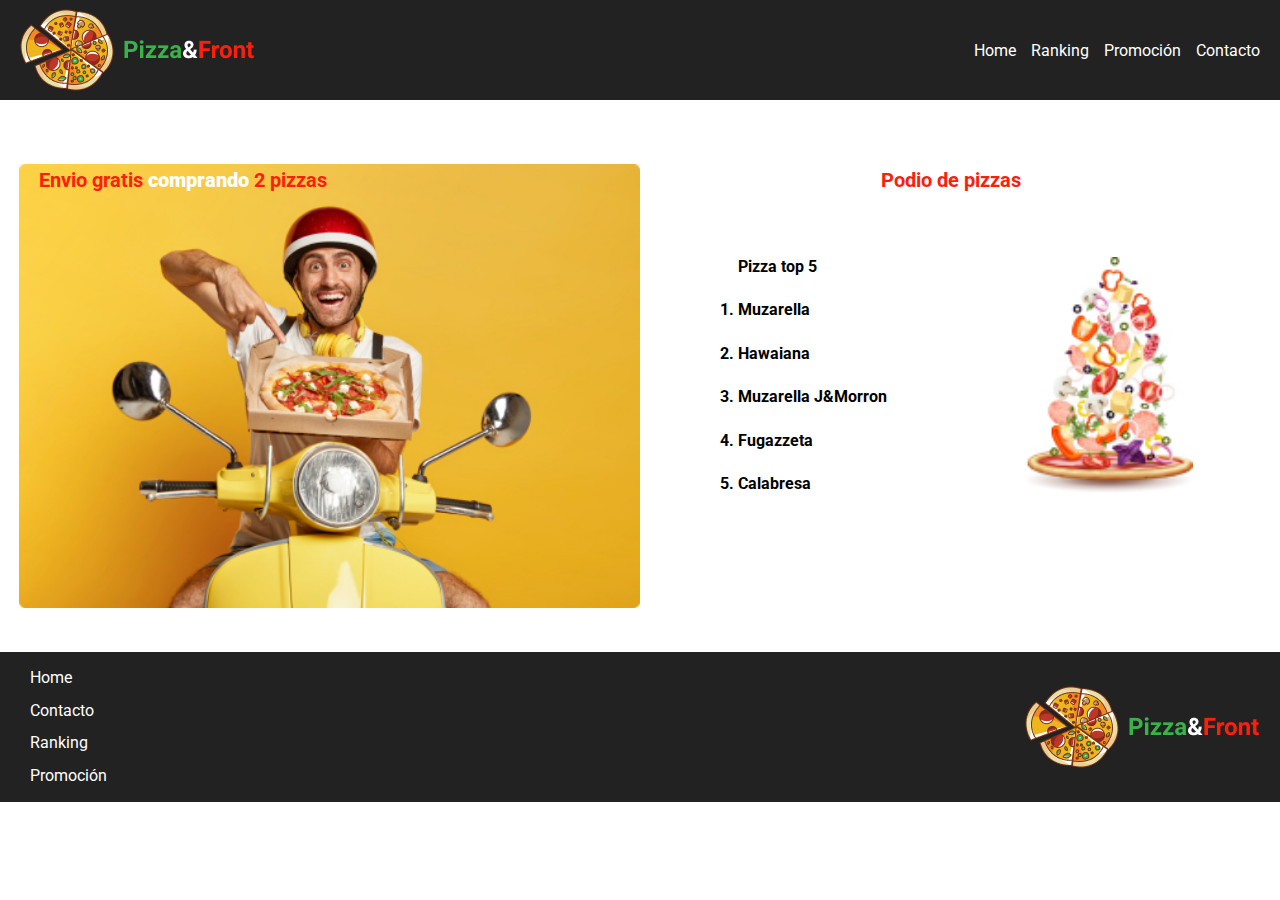
<file: FrontEnd/actividades/act11/index.html>
<!DOCTYPE html>
<html lang="es">
<head>
    <meta charset="UTF-8">
    <link rel="stylesheet" href="./css/style.css">
    <link href="https://fonts.googleapis.com/css2?family=Roboto:wght@300&display=swap" rel="stylesheet">
    <title>Act10</title>
</head>
<body>
    <header>
        <img src="./img/Logo.png" alt="Logo de marca">
        <ul id="nav" type="none">
            <li>Home</li>
            <li>Ranking</li>
            <li>Promoción</li>
            <li>Contacto</li>
        </ul>
    </header>
    <main>
        <section id="delivery">
        <p id="subuno">Envio gratis <strong>comprando</strong> 2 pizzas</p>
        <img id="foto"src="./img/delivery.jpg" alt="un delivery con una rica pizzaen mano">
        </section>
        <section id="carta">
            <p id="subdos">Podio de pizzas</p>
            <article id="menu">
                <ol>Pizza top 5
                    <li>Muzarella</li>
                    <li>Hawaiana</li>
                    <li>Muzarella J&Morron</li>
                    <li>Fugazzeta</li>
                    <li>Calabresa</li>
                </ol>
                <img src="./img/PizzaFalling.jpg" alt="pizza con todos sus ingredientes">
            </article>
        </section>
    </main>
    <footer>
        <img src="./img/Logo.png" alt="logo de marca">
        <ul id="pie" type="none" >
            <li>Home</li>
            <li>Contacto</li>
            <li>Ranking</li>
            <li>Promoción</li>
        </ul>
    </footer>
</body>
</html>
</file>
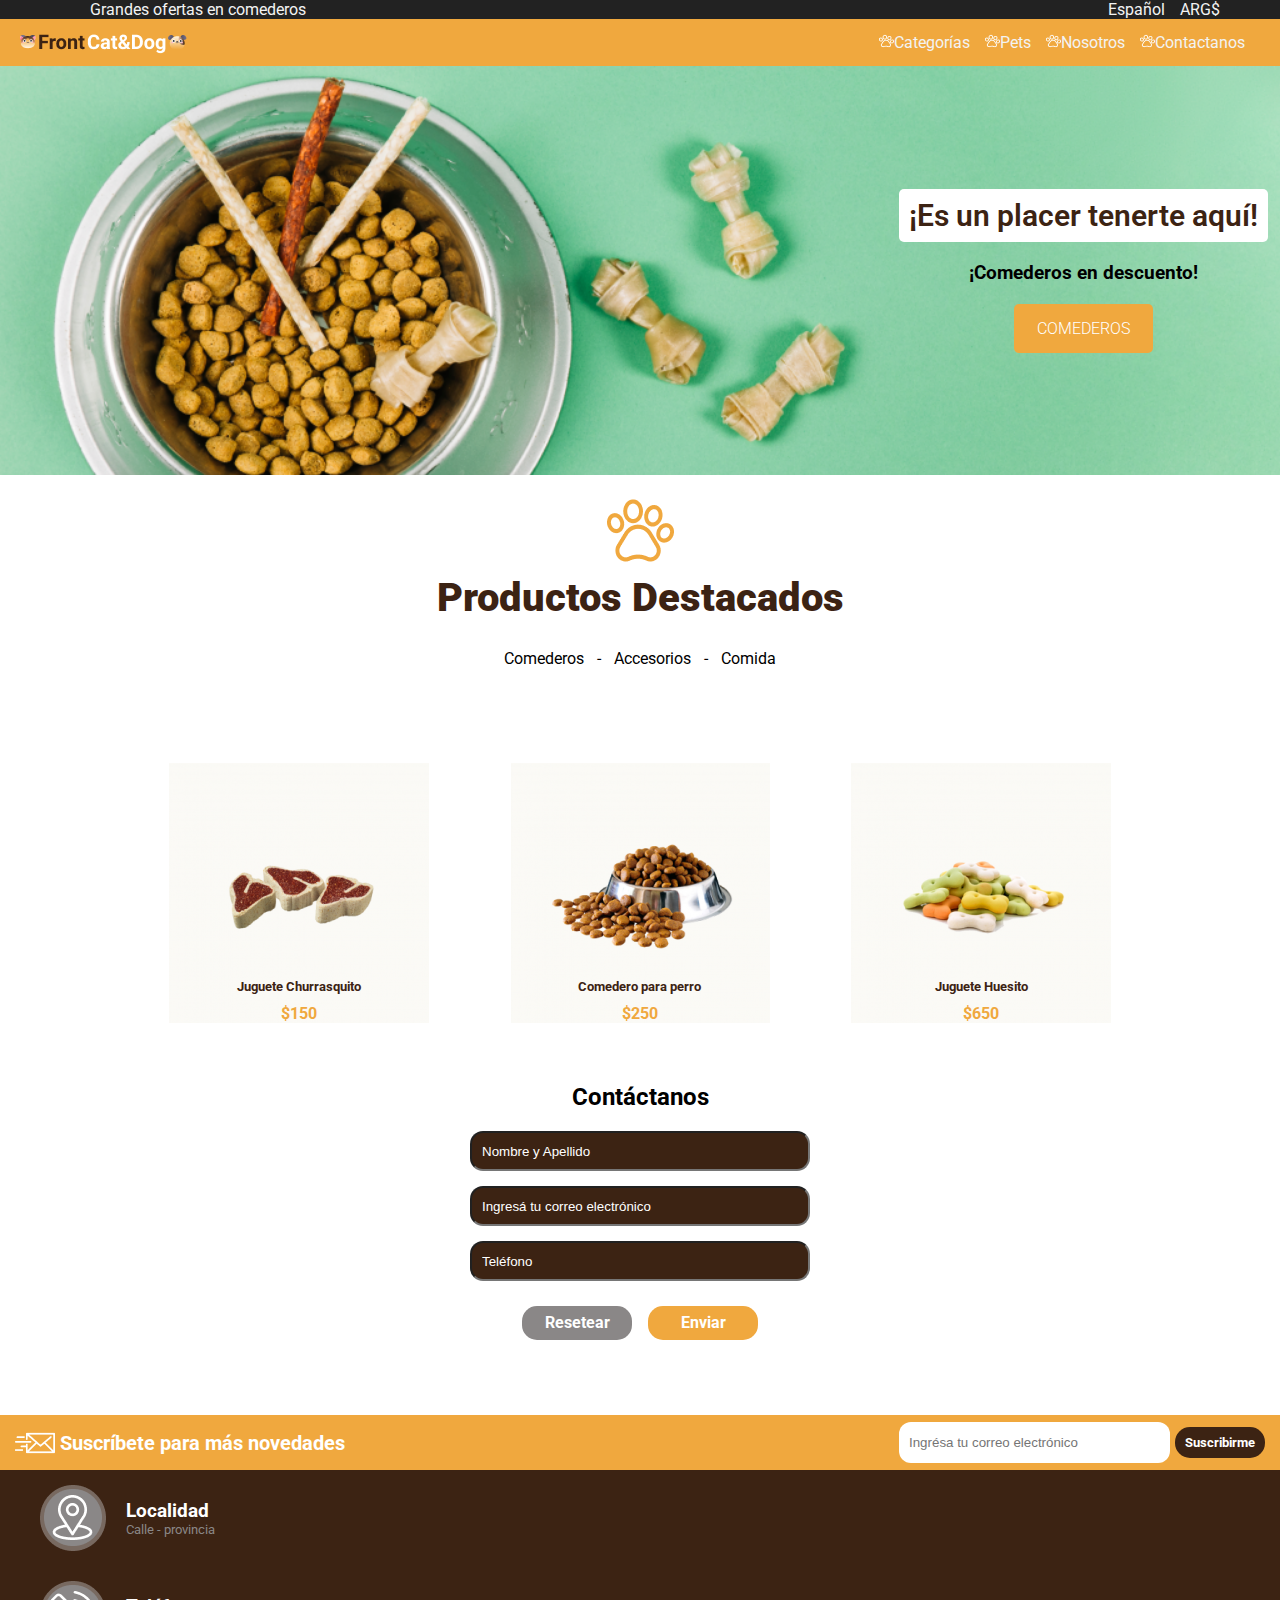
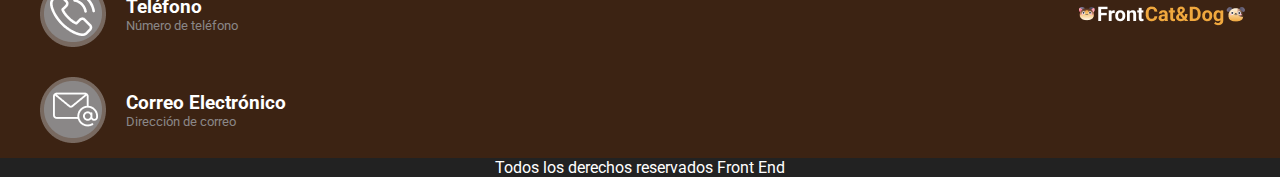
<file: FrontEnd/actividades/act12/index.html>
<!DOCTYPE html>
<html lang="es">
<head>
    <meta charset="UTF-8">
    <title>act12</title>
    <meta name="viewport" content="width=device-width, initial-scale=1.0">
    <link rel="stylesheet" href="./css/style.css">
    <link href="https://fonts.googleapis.com/css2?family=Roboto:wght@300&display=swap" rel="stylesheet">
</head>
<body>
    <header>
        <nav class="navSuperior">
            <p>Grandes ofertas en comederos</p>
            <ul class="navSuperior" type="none">
                <li>Español</li>
                <li>ARG$</li>
            </ul>
        </nav>
        <nav class="navInferior">
            <img src="./img/Logo (1).png" alt="logo">
            <ul class="navInferior" type="none">
                <li><img src="./img/pawprint 4.png" alt="#"><a clas href="">Categorías</a></li>
                <li><img src="./img/pawprint 4.png" alt="#"><a clas href="">Pets</a></li>
                <li><img src="./img/pawprint 4.png" alt="#"><a clas href="">Nosotros</a></li>
                <li><img src="./img/pawprint 4.png" alt="#"><a clas href="">Contactanos</a></li>
            </ul>
        </nav>
    </header>
    <main>
        <section id="hero">
            <h2>¡Es un placer tenerte aquí!</h2>
            <h3>¡Comederos en descuento!</h3>
            <a href="#">COMEDEROS</a>
        </section>
        <section id="segunda">
            <img id="patita" src="./img/pawprint 1.png" alt="huella de patita">
            <h1>Productos Destacados</h1>
            <ul type="none">
                <li>Comederos</li>
                <li>-</li>
                <li>Accesorios</li>
                <li>-</li>
                <li>Comida</li>
            </ul>
        </section>
        <section id="tercera">
            <article id="churrasquito">
                <h5>Juguete Churrasquito</h5>
                <p>$150</p>
            </article>
            <article id="comedero">
                <h5>Comedero para perro</h5>
                <p>$250</p>
            </article>
            <article id="huesito">
                <h5>Juguete Huesito</h5>
                <p>$650</p>
            </article>
        </section>
        <section id="formulario">
            <p>Contáctanos</p>
            <form>
                <input class="inputs" type="text" placeholder="Nombre y Apellido" />
                <input class="inputs" type="email" placeholder="Ingresá tu correo electrónico" />
                <input class="inputs" type="tel" placeholder="Teléfono" />
            </form>
            <div>
                <a id="reset" href="">Resetear</a>
                <a id="enviar" href="">Enviar</a>
            </div>
        </section>
    </main>
    <footer>
        <section id="pieuno">
            <div>
                <img src="./img/enviar-correo 1.png" alt="correo enviado">
                <p>Suscríbete para más novedades</p>
            </div>
            <div>
                <input type="email" placeholder="Ingrésa tu correo electrónico">
                <a href="">Suscribirme</a>
            </div>
        </section>
        <section id="piedos">
            <div>
                <article class="icons">
                    <img src="./img/Icono.png" alt="">
                    <div class="datos">
                        <h3>Localidad</h3>
                        <p>Calle - provincia</p>
                    </div>
                </article>
                <article class="icons">
                    <img src="./img/Icono (2).png" alt="">
                    <div class="datos">
                        <h3>Teléfono</h3>
                        <p>Número de teléfono</p>
                    </div>
                </article>
                <article class="icons">
                    <img src="./img/Icono (1).png" alt="">
                    <div class="datos">
                        <h3>Correo Electrónico</h3>
                        <p>Dirección de correo</p>
                    </div>
                </article>
            </div>
            <img id="logo" src="./img/Logo (2).png" alt="">
        </section>
        <p id="derechos">Todos los derechos reservados Front End</p>
    </footer>
</body>
</html>
</file>
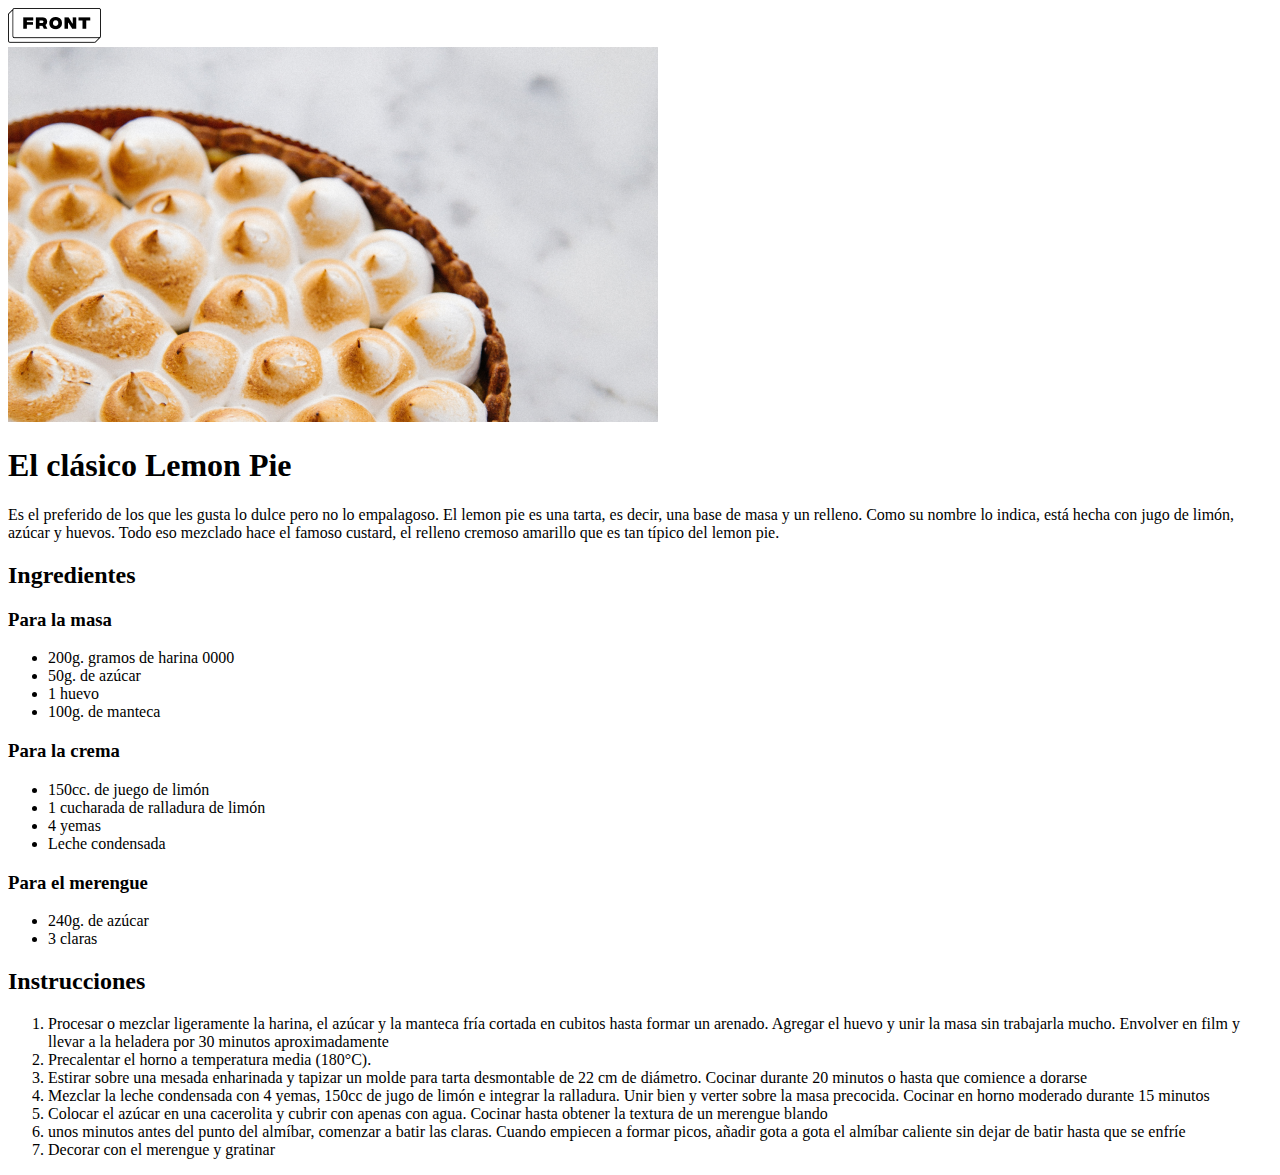
<file: FrontEnd/actividades/act5/index.html>
<!DOCTYPE html>
<html lang="en">
<head>
    <meta charset="UTF-8">
    <title>Receta de Lemon Pie</title>
</head>
<body>
    <header>
        <img src="img/Group.png" alt="logo front"><br>
        <img src="img/lemon-pie 1.png" alt="lemon pie delicioso">
        <h1>El clásico Lemon Pie</h1>
        <p>Es el preferido de los que les gusta lo dulce pero no lo empalagoso. El lemon pie es una tarta, es decir, una base de masa y un relleno. Como su nombre lo indica, está hecha con jugo de limón, azúcar y huevos. Todo eso mezclado hace el famoso custard, el relleno cremoso amarillo que es tan típico del lemon pie.</p>
    </header>
    <main>
        <h2>Ingredientes</h2>
        <h3>Para la masa</h3>
            <ul>
                <li>200g. gramos de harina 0000</li>
                <li>50g. de azúcar</li>
                <li>1 huevo</li>
                <li>100g. de manteca</li>
            </ul>
        <h3>Para la crema</h3>
        <ul>
            <li>150cc. de juego de limón</li>
            <li>1 cucharada de ralladura de limón</li>
            <li>4 yemas</li>
            <li>Leche condensada</li>
        </ul>
        <h3>Para el merengue</h3>
        <ul>
            <li>240g. de azúcar</li>
            <li>3 claras</li>
        </ul>
        <h2>Instrucciones</h2>
        <ol>
            <li>Procesar o mezclar ligeramente la harina, el azúcar y la manteca fría cortada en cubitos hasta formar un arenado. Agregar el huevo y unir la masa sin trabajarla mucho. Envolver en film y llevar a la heladera por 30 minutos aproximadamente</li>
            <li>Precalentar el horno a temperatura media (180°C).</li>
            <li>Estirar sobre una mesada enharinada y tapizar un molde para tarta desmontable de 22 cm de diámetro. Cocinar durante 20 minutos o hasta que comience a dorarse</li>
            <li>Mezclar la leche condensada con 4 yemas, 150cc de jugo de limón e integrar la ralladura. Unir bien y verter sobre la masa precocida. Cocinar en horno moderado durante 15 minutos</li>
            <li>Colocar el azúcar en una cacerolita y cubrir con apenas con agua. Cocinar hasta obtener la textura de un merengue blando</li>
            <li>unos minutos antes del punto del almíbar, comenzar a batir las claras. Cuando empiecen a formar picos, añadir gota a gota el almíbar caliente sin dejar de batir hasta que se enfríe</li>
            <li>Decorar con el merengue y gratinar</li>
        </ol>
    </main>
    <footer></footer>
</body>
</html>
</file>
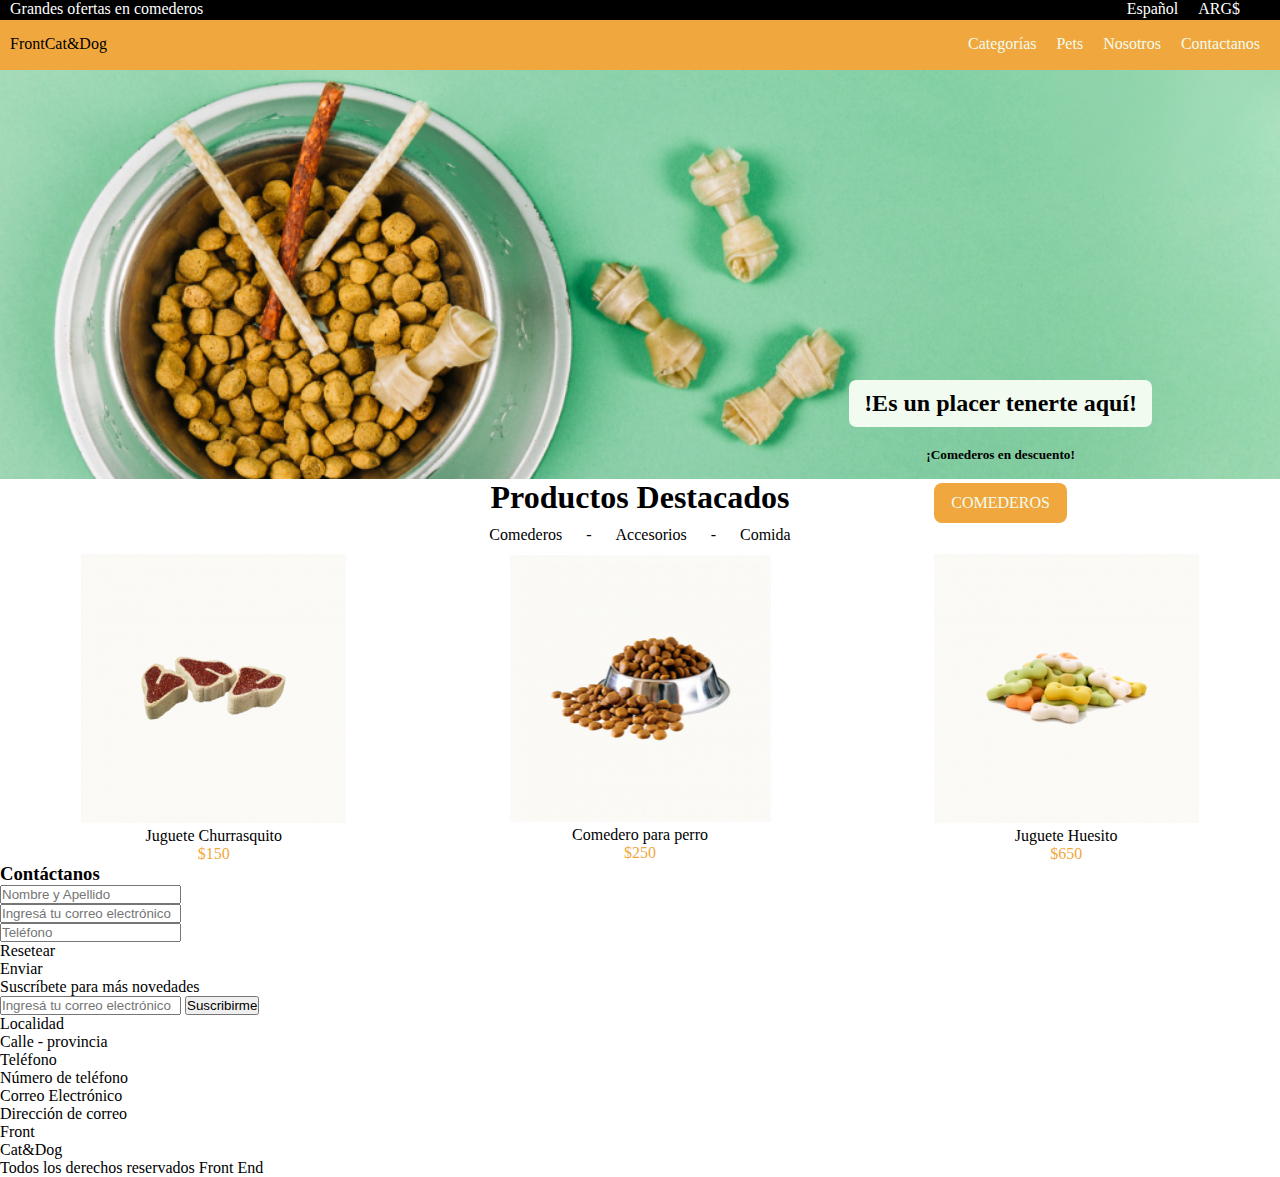
<file: FrontEnd/actividades/act6/index.html>
<!DOCTYPE html>
<html lang="es">
<head>
    <meta charset="UTF-8">
    <title>Petshop</title>
    <link rel="stylesheet" href="./css/style.css">
</head>
<body>
    <header>
        <nav id="superior">
            <p class="item">Grandes ofertas en comederos</p>
            <div>
                <ul class="item">Español
                    <!-- <li></li>
                    <li></li> -->
                </ul>
                <ul class="item">ARG$
                    <!-- <li></li>
                    <li></li> -->
                </ul>
            </div>
        </nav>
        <nav id="inferior">
            <div>
                <p>Front</p>
                <p>Cat&Dog</p>
            </div>
            <ul>
                <li>Categorías</li>
                <li>Pets</li>
                <li>Nosotros</li>
                <li>Contactanos</li>
            </ul>
        </nav>
    </header>
    <main>
        <section id="fondoImg">
            <div>
                <h2 class="anuncio">!Es un placer tenerte aquí!</h2>
                <h5 class="anuncio">¡Comederos en descuento!</h4>
                <a id ="come"class="anuncio" href="#">COMEDEROS</a>
            </div>
        </section>
        <div>
            <section>
                <h1>Productos Destacados</h1>
                <ul id="servicios">
                    <li class="servi">Comederos</li>
                    <li class="servi">-</li>
                    <li class="servi">Accesorios</li>
                    <li class="servi">-</li>
                    <li class="servi">Comida</li>
                </ul>
            </section>
            <section id="contenedor">
                <article class="contenido">
                    <img src="./img/churrasquito.png" alt="juguete en forma de bistec"width="265px">
                    <p>Juguete Churrasquito</p>
                    <p class="precio">$150</p>
                </article>
                <article class="contenido">
                    <img src="./img/comedero.png" alt="platito para mascotas" width="262.03px"height="266.86px">
                    <p>Comedero para  perro</p>
                    <p class="precio">$250</p>
                </article>
                <article class="contenido">
                    <img src="img/Huesito.png" alt="juguete en forma de huesito"width="265px"
                    height="268.86px">
                    <p>Juguete Huesito</p>
                    <p class="precio">$650</p>
                </article>
            </section>
        </div>
        <section id="formulario">
            <h3>Contáctanos</h3>
            <form>
                <input class="datos" type="name" placeholder="Nombre y Apellido">
                <input class="datos" type="email" placeholder="Ingresá tu correo electrónico">
                <input class="datos" type="tel" placeholder="Teléfono">
            </form>
        </section>
        <ul id="botones">
            <li>Resetear</li>
            <li>Enviar</li>
        </ul>
    </main>
    <footer>
        <nav>
            <p>Suscríbete para más novedades</p>
            <input type="email" placeholder="Ingresá tu correo electrónico">
            <button>Suscribirme</button>
        </nav>
        <section>
            <div>
                <ul>
                    <li>Localidad</li><p>Calle - provincia</p>
                    <li>Teléfono</li><p>Número de teléfono</p>
                    <li>Correo Electrónico</li><p>Dirección de correo</p>
                </ul>
            </div>
            <div>
                <p>Front</p>
                <p>Cat&Dog</p>
            </div>
        </section>
        <section>
            <p>Todos los derechos reservados Front End</p>
        </section>
    </footer>
</body>
</html>
</file>
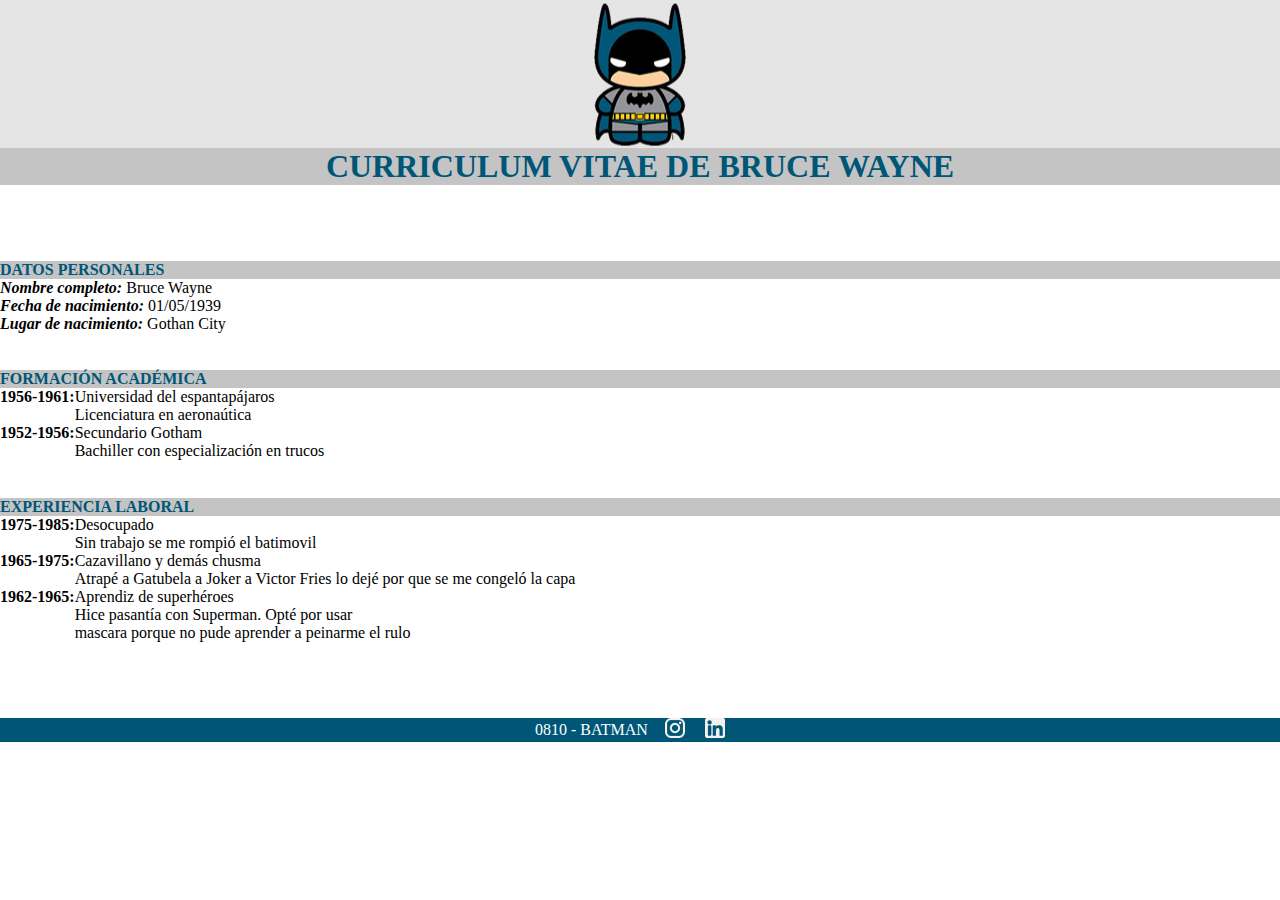
<file: FrontEnd/actividades/act7/index.html>
<!DOCTYPE html>
<html lang="en">
<head>
    <meta charset="UTF-8">
    <title>Document</title>
    <link rel="stylesheet" href="./css/style.css">
</head>
<body>
    <header>
        <div id="fondoLogo">
            <img id="logo"src="./img/logo batman.png" alt="imagen de batman animado">
        </div>
        <h1>CURRICULUM VITAE DE BRUCE WAYNE</h1>
    </header>
    <main>
        <div class="sangria"></div>
        <h4 class="tituloySubtitulos">DATOS PERSONALES</h4>
        <ul>
            <li><em class="negrita">Nombre completo: </em>Bruce Wayne</li>
            <li><em class="negrita">Fecha de nacimiento: </em>01/05/1939</li>
            <li><em class="negrita">Lugar de nacimiento: </em>Gothan City</li>
        </ul>
        <div class="sangriaDos"></div>
        <h4 class="tituloySubtitulos">FORMACIÓN ACADÉMICA</h4>
        <div class="papi">
            <div class="fecha">1956-1961: </div>
            <div class="hijo">Universidad del espantapájaros <br> Licenciatura en aeronaútica</div>
        </div>
        <div class="papi">
            <div class="fecha">1952-1956: </div>
            <div class="hijo">Secundario Gotham <br>Bachiller con especialización en trucos</div>
        </div>
        <div class="sangriaDos"></div>
        <h4 class="tituloySubtitulos">EXPERIENCIA LABORAL</h4>
        <div class="papi">
            <div class="fecha">1975-1985: </div>
            <div class="hijo">Desocupado <br>Sin trabajo se me rompió el batimovil</div>
        </div>
        <div class="papi">
            <div class="fecha">1965-1975: </div>
            <div class="hijo">Cazavillano y demás chusma <br>Atrapé a Gatubela a Joker a Victor Fries lo dejé por que se me congeló la capa</div>
        </div>
        <div class="papi">
            <div class="fecha">1962-1965: </div>
            <div class="hijo">Aprendiz de superhéroes <br>Hice pasantía con Superman. Opté por usar <br> mascara porque no pude aprender a peinarme el rulo</div>
        </div>
        <div class="sangria"></div>
    </main>
    <footer>
        <div id="footer">
            <div class="telfooter">0810 - BATMAN</div>
            <div class="imgfooter"><img src="./img/ico_instagram.png" alt="logo instagram de batman"></div>
            <div class="imgfooter"><img src="./img/ico_linkedin.png" alt="logo linkedin de batman"></div>
        </div>
    </footer>
    
</body>
</html>
</file>
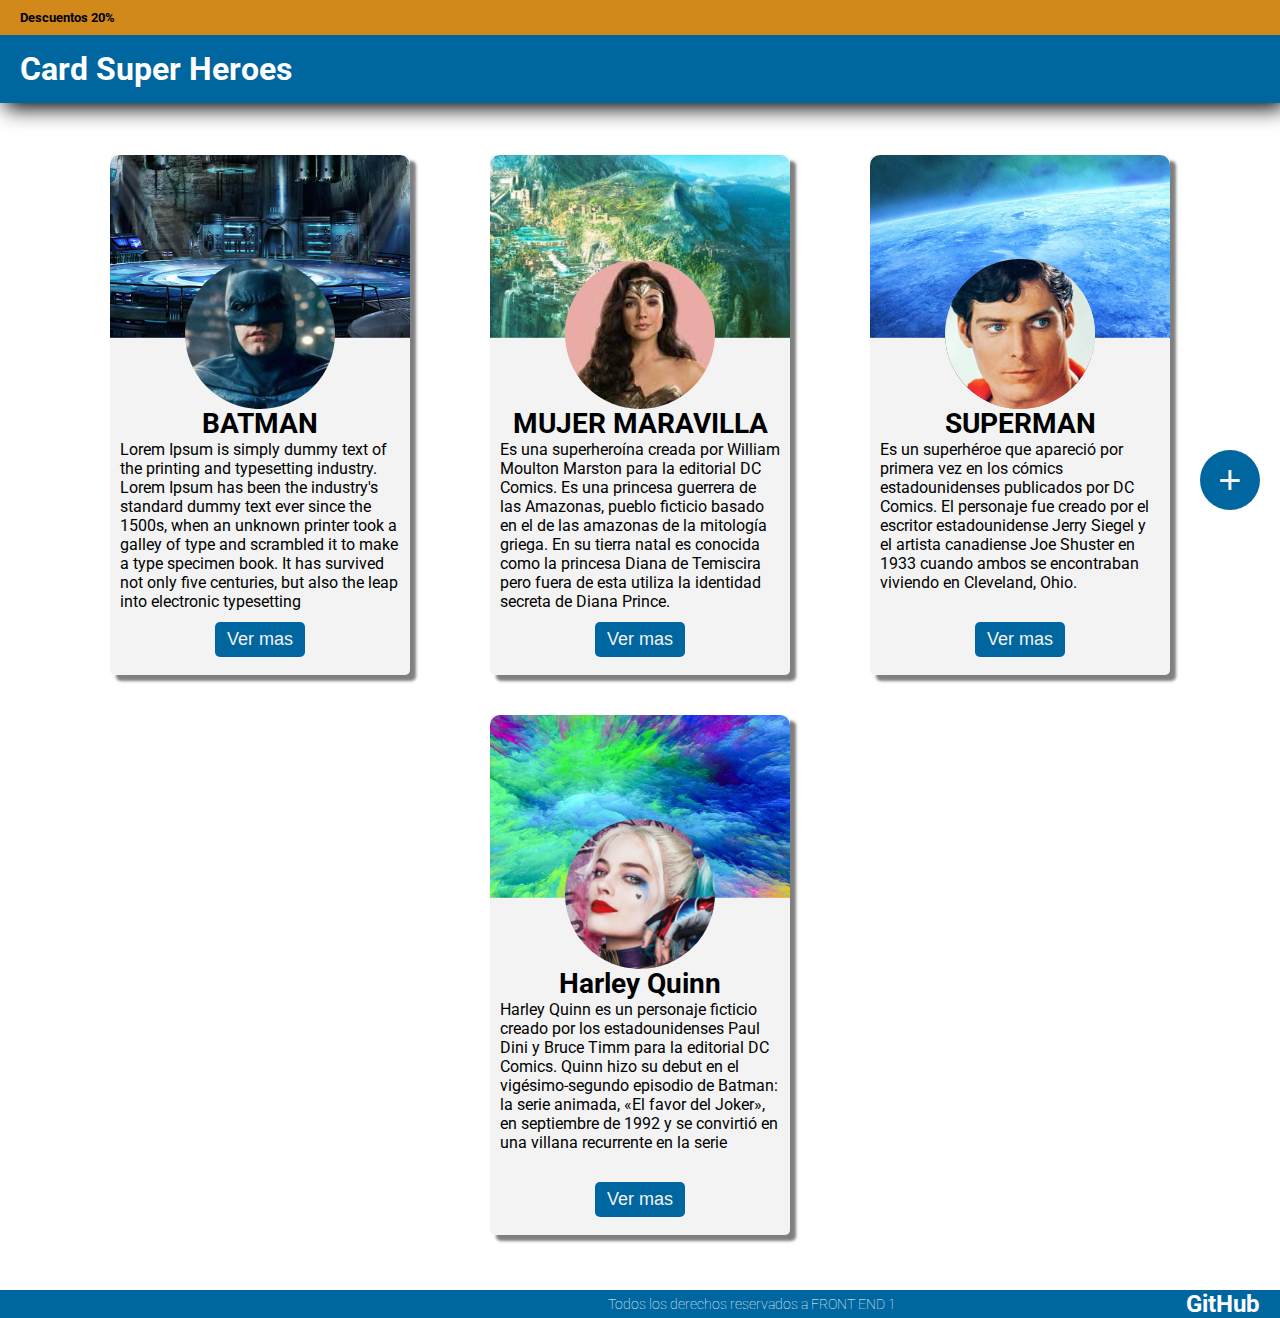
<file: FrontEnd/actividades/clase14/index.html>
<!DOCTYPE html>
<html lang="es">
<head>
    <meta charset="UTF-8">
    <meta http-equiv="X-UA-Compatible" content="IE=edge">
    <meta name="viewport" content="width=device-width, initial-scale=1.0">
    <link rel="stylesheet" href="./css/style.css">
    <link href="https://fonts.googleapis.com/css2?family=Roboto:wght@300&display=swap" rel="stylesheet">
    <title>Clase14</title>
</head>
<body>
    <header>
        <h5>Descuentos 20%</h5>
        <h1>Card Super Heroes</h1>
    </header>
    <main>
        <section>
            <article class="card">
                <div class="fondoheroe">
                    <img class="fondo" src="./img/Fbatman.png" alt="">
                    <img class="personaje" src="./img/batman.png" alt="Batman">
                </div>
                <div>
                    <h3>BATMAN</h3>
                    <p>Lorem Ipsum is simply dummy text of the printing and typesetting industry. Lorem Ipsum has been the industry's standard dummy text ever since the 1500s, when an unknown printer took a galley of type and scrambled it to make a type specimen book. It has survived not only five centuries, but also the leap into electronic typesetting</p>
                    <button class="vermas" href="">Ver mas</button>
                </div>
            </article>
            <article class="card">
                <div class="fondoheroe">
                    <img class="fondo" src="./img/Fmaravilla.png" alt="">
                    <img class="personaje" src="./img/maravilla.png" alt="Maravilla">
                </div>
                <div>
                    <h3>MUJER MARAVILLA</h3>
                    <p>Es una superheroína creada por William Moulton Marston para la editorial DC Comics. Es una princesa guerrera de las Amazonas, pueblo ficticio basado en el de las amazonas de la mitología griega. En su tierra natal es conocida como la princesa Diana de Temiscira pero fuera de esta utiliza la identidad secreta de Diana Prince. </p>
                    <button class="vermas" href="">Ver mas</button>
                </div>
            </article>
            <button id="masCartas">+</button>
            <article class="card">
                <div class="fondoheroe">
                    <img class="fondo" src="./img/fsuperman.png" alt="">
                    <img class="personaje superman" src="./img/superman.png" alt="Superman">
                    <img id="segundaFoto" src="./img/superman2.png" alt="">
                </div>
                <div>
                    <h3>SUPERMAN</h3>
                    <p>Es un superhéroe que apareció por primera vez en los cómics estadounidenses publicados por DC Comics.
                    El personaje fue creado por el escritor estadounidense Jerry Siegel y el artista canadiense Joe Shuster en 1933 cuando ambos se encontraban viviendo en Cleveland, Ohio.</p>
                    <button class="vermas" href="">Ver mas</button>
                </div>
            </article>
            <article class="card" id="harley">
                <div class="fondoheroe">
                    <img class="fondo" src="./img/Fharley.png" alt="">
                    <img class="personaje" src="./img/harley.png" alt="Quinn">
                </div>
                <div>
                    <h3>Harley Quinn</h3>
                    <p>Harley Quinn es un personaje ficticio creado por los estadounidenses Paul Dini y Bruce Timm para la editorial DC Comics. Quinn hizo su debut en el vigésimo-segundo episodio de Batman: la serie animada, «El favor del Joker», en septiembre de 1992 y se convirtió en una villana recurrente en la serie</p>
                    <button class="vermas" href="">Ver mas</button>
                </div>
            </article>
        </section>
    </main>
    <footer>
        <h6>Todos los derechos reservados a FRONT END 1</h6>
        <h2>GitHub</h2>
    </footer>
</body>
</html>
</file>
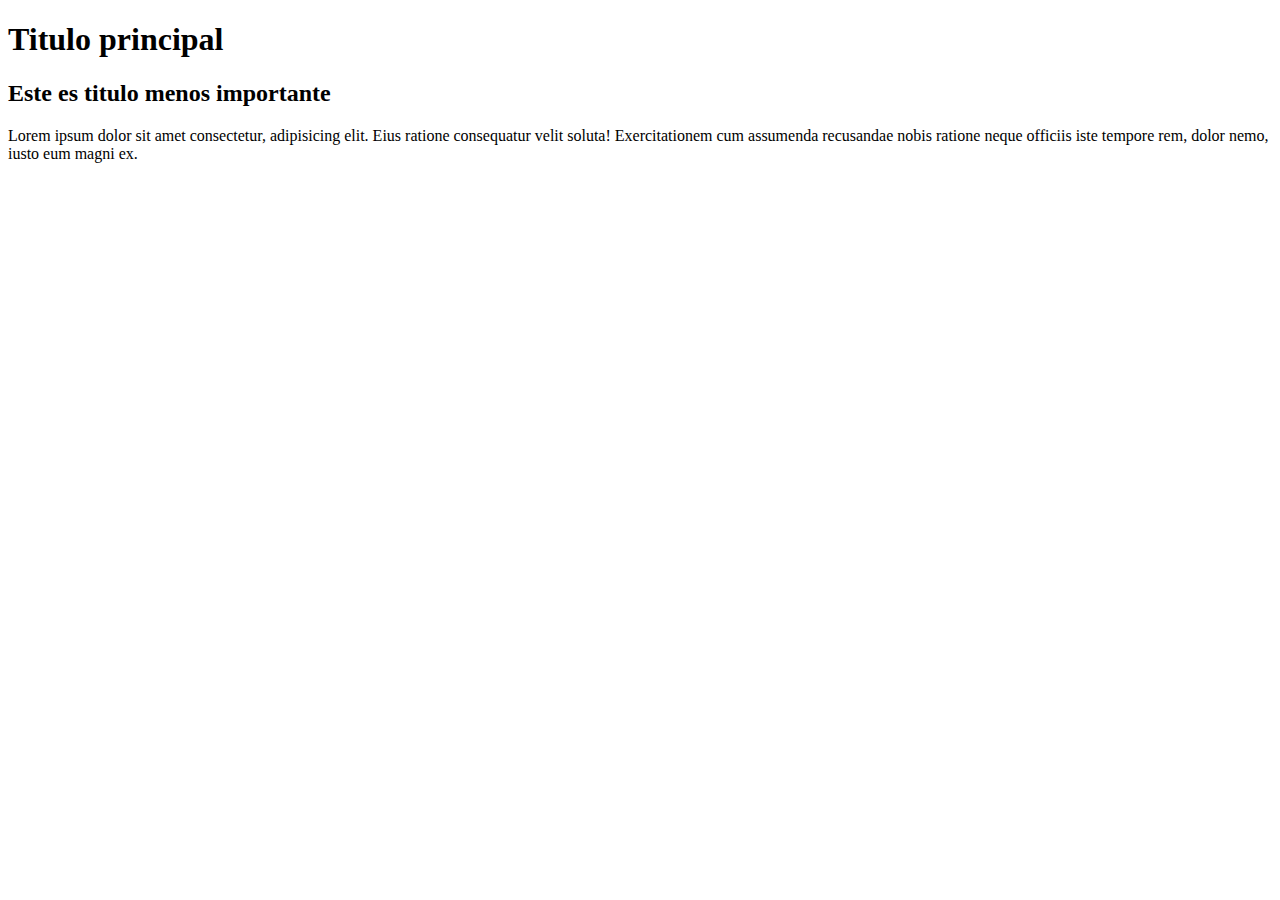
<file: FrontEnd/actividades/act4/clase4/index.html>
<!DOCTYPE html>
<html lang="es">
<head>
    <meta charset="UTF-8">
    <title>Diegoggg</title>
</head>
<body>
    <header>
        <nav>
            <ul></ul>
            <ul></ul>
            <ul></ul>
        </nav>
    </header>
    <main>
        <h1>Titulo principal</h1>
        <h2>Este es titulo menos importante</h2>
        <p>Lorem ipsum dolor sit amet consectetur, adipisicing elit. Eius ratione consequatur velit soluta! Exercitationem cum assumenda recusandae nobis ratione neque officiis iste tempore rem, dolor nemo, iusto eum magni ex.</p>
        <section>
        <article></article>
        <article></article>
        <article></article>
        <article></article>
        <article></article>
        </section>
    </main>
    <footer>

    </footer>
</body>
</html>
</file>
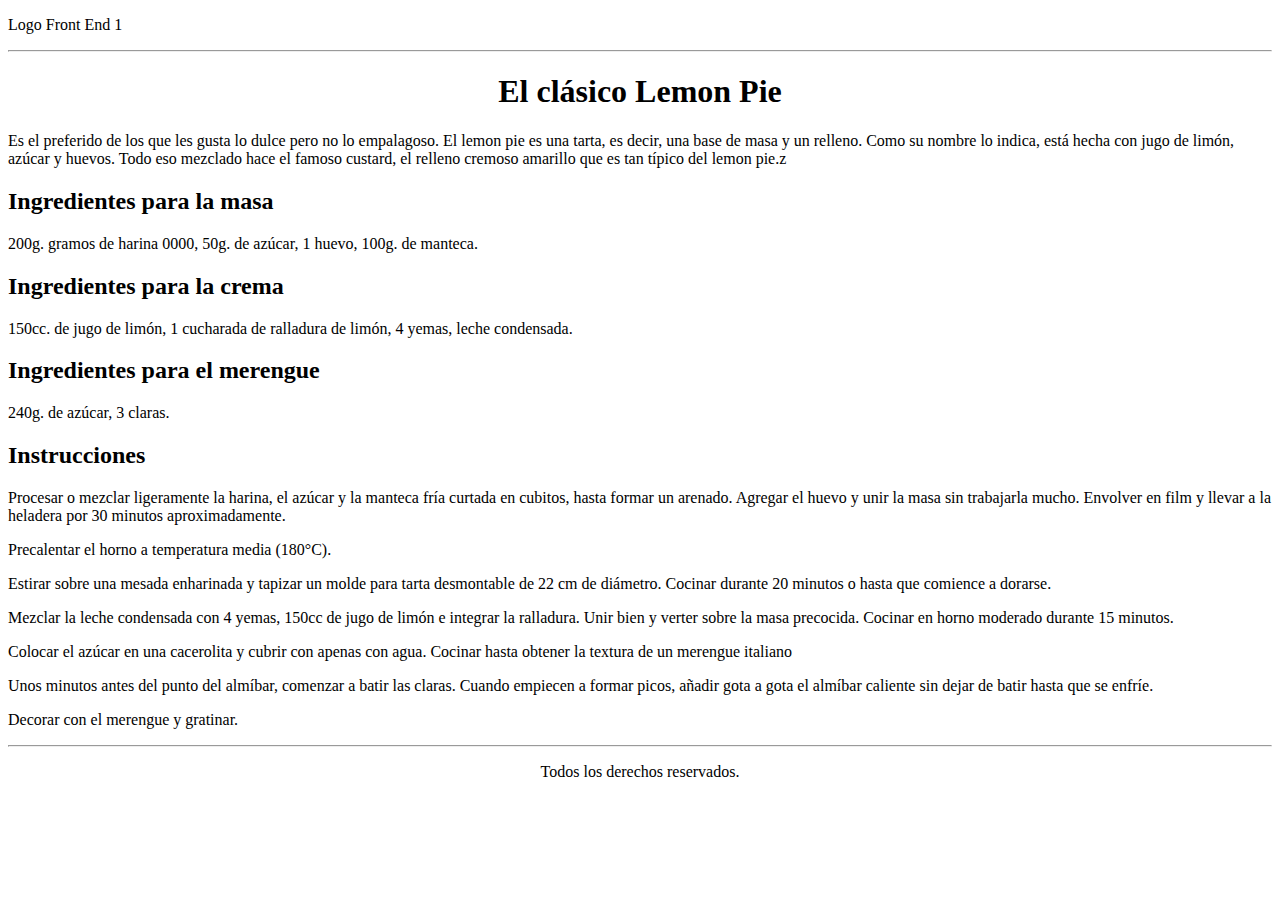
<file: FrontEnd/actividades/act4/clase4/act 4/index.html>
<!DOCTYPE html>
<html lang="en">
<head>
    <meta charset="UTF-8">
    <title>Document</title>
</head>
<body>
    <header>
        <p>Logo Front End 1</p>
    </header>
    <hr>
    <main>
        <h1 align="center">El clásico Lemon Pie</h1>
        <p>Es el preferido de los que les gusta lo dulce pero no lo empalagoso. El lemon pie es una tarta, es decir, una base de masa y un relleno. Como su nombre lo indica, está hecha con jugo de limón, azúcar y huevos. Todo eso mezclado hace el famoso custard, el relleno cremoso amarillo que es tan típico del lemon pie.z</p>
        <h2>Ingredientes para la masa</h2>
            <p>
                200g. gramos de harina 0000, 50g. de azúcar, 1 huevo, 100g. de manteca.
            </p>
        <h2>Ingredientes para la crema</h2>
            <p>
                150cc. de jugo de limón, 1 cucharada de ralladura de limón, 4 yemas, leche condensada.
            </p>
        <h2>Ingredientes para el merengue</h2>
            <p>
                240g. de azúcar, 3 claras.
            </p>
        <h2>Instrucciones</h2>
            <p>Procesar o mezclar ligeramente la harina, el azúcar y la manteca fría curtada en cubitos, hasta formar un arenado. Agregar el huevo y unir la masa sin trabajarla mucho. Envolver en film y llevar a la heladera por 30 minutos aproximadamente.</p>
            <p>Precalentar el horno a temperatura media (180°C).</p>
            <p>Estirar sobre una mesada enharinada y tapizar un molde para tarta desmontable de 22 cm de diámetro. Cocinar durante 20 minutos o hasta que comience a dorarse.</p>
            <p>Mezclar la leche condensada con 4 yemas, 150cc de jugo de limón e integrar la ralladura. Unir bien y verter sobre la masa precocida. Cocinar en horno moderado durante 15 minutos.</p>
            <p>Colocar el azúcar en una cacerolita y cubrir con apenas con agua. Cocinar hasta obtener la textura de un merengue italiano</p>
            <p>Unos minutos antes del punto del almíbar, comenzar a batir las claras. Cuando empiecen a formar picos, añadir gota a gota el almíbar caliente sin dejar de batir hasta que se enfríe.</p>
            <p>Decorar con el merengue y gratinar.</p>
    </main>
    <footer>
        <hr>
        <p align="center">Todos los derechos reservados.</p>
    </footer>
</body>
</html>
</file>
<file: FrontEnd/actividades/act11/css/style.css>
*{
    padding: 0px;
    margin: 0px;
    box-sizing: border-box;
    font-family: 'Roboto', sans-serif;
}
body{
    min-width: 700px;
}
header{
    background-color: #222222;
    display: flex;
    justify-content: space-between;
    align-items: center;
    height: 100px;
    padding: 20px;
}
#nav{
    color: #fff;
    display: flex;
    gap: 15px;
}
main{
    display: flex;
    padding: 40px 19px;
    font-weight: bold;
}
#delivery{
    width: 50%;
}
#subuno{
    padding: 0px 20px;
    position: relative;
    bottom: -28px;
    color: #FC200C;
    font-size: 20px;
}
strong{
    color: #FFFFFF;
}
#subdos{
    text-align: center;
    position: relative;
    bottom: -28px;
    color: #FC200C;
    font-size: 20px;
}
#foto{
    width: 100%;
}
#carta{
    display: flex;
    flex-direction: column;
    width: 50%;
    
}
#menu{
    display: flex;
    justify-content: space-around;
    margin-top: 15%;
    padding: 0px 0px 0px 30px;
    height: 50%;
}
ol{
    display: flex;
    flex-direction: column;
    justify-content: space-between;
}
footer{
    background-color: #222222;
    display: flex;
    flex-direction: row-reverse;
    justify-content: space-between;
    align-items: center;
    height: 150px;
    padding: 20px;
}
#pie{
    height: 150px;
    display: flex;
    flex-direction: column;
    justify-content: space-around;
    padding: 10px;
}
ul{
    color: #fff;
}
</file>
<file: FrontEnd/actividades/act12/css/style.css>
*{
    margin: 0px;
    padding: 0px;
    box-sizing: border-box;
}
body{
    font-family: 'Roboto', sans-serif;
    max-width: 1400px;
    min-width: 330px;
}
.navSuperior{
    background-color: #222222;
    display: flex;
    justify-content: space-between;
    color: #F3F3F3;
    padding: 0px 30px 0px 90px;
    gap: 15px;
}
.navInferior{
    background-color: #F0A83E;
    display: flex;
    flex-wrap: wrap;
    justify-content: space-between;
    align-items: center;
    padding: 7px 10px 7px 20px;
}
.navInferior li a{
    padding: 0px 15px 0px 0px;
    text-decoration: none;
    color: #F3F3F3;
}
#hero{
    background-image: url(../img/bowl-and-pet-daities-on-green-background\ 1.png);
    height: 409px;
    background-repeat: no-repeat;
    background-size: cover;
    display: flex;
    flex-direction: column;
    flex-wrap: wrap;
    align-content: flex-end;
    justify-content: center;
    align-items: center;
    gap: 20px;
}
h2{
    color: #3C2313;
    background-color: #FFFFFF;
    border-radius: 5px;
    padding:9px 10px;
    font-size: 30px;
    font-weight:600;
    margin: 0px 12px
}
#hero a{
    text-decoration: none;
    background-color: #F0A83E;
    padding: 15px 23px;
    font-weight: 300;
    font-size: 16px;
    border-radius: 5px;
    color: #FFFFFF;
}
#patita{
    width: 67px;
    height: 71px;
}
#segunda{
    display: flex;
    flex-direction: column;
    align-items: center;
    margin: 20px;
}
h1{
    color: #3C2313;
    font-size: 40px;
    font-weight: 900;
    margin: 8px 0px 13px 0px;
}
#segunda ul{
    display: flex;
    justify-content: center;
    gap: 13px;
    margin: 15px;
}
#tercera{
    display: flex;
    justify-content: space-around;
    flex-wrap: wrap;
    text-align: center;
    padding: 50px 10%;
}
#tercera article{
    display: flex;
    flex-direction: column;
    justify-content: flex-end;
    gap: 10px;
    color: #3C2313;
}
#tercera p{
    color: #F0A83E;
    font-weight: bold;
}
#churrasquito{
    background-image: url(../img/churrasquito.png);
    height: 260px;
    width: 260px;
    margin: 10px;
} 
#comedero{
    background-image: url(../img/comedero.png);
    height: 260px;
    width: 260px;
    margin: 10px;
}
#huesito{
    background-image: url(../img/Huesito.png);
    height: 260px;
    width: 260px;
    margin: 10px;
}
#formulario{
    display: flex;
    flex-direction: column;
    align-items: center;
    font-weight: bold;
    font-size: 24px;
    gap: 20px;
    margin-bottom: 70px;
}
#formulario form{
    display: flex;
    flex-direction: column;
    align-items: center;
    color: #ffffff;
    border-radius: 15px;
    gap: 15px;
}
.inputs{
    background-color: #3C2313;
    color: #ffffff;
    border-radius: 13px;
    width: 340px;
    height: 40px;
    padding: 0px 10px;
}
form ::placeholder{
    color: #FFFFFF;
}
#reset {
    display: inline-block;
    text-align: center;
    padding: 7px;
    width: 110px;
    height: 34px;
    text-decoration: none;
    background-color: #8A8787;
    color: #ffffff;
    border-radius: 15px;
    font-size: 16px;
    margin: 5px;
}
#enviar{
    display: inline-block;
    text-align: center;
    padding: 7px;
    width: 110px;
    height: 34px;
    text-decoration: none;
    background-color: #F0A83E;
    color: #ffffff;
    border-radius: 15px;
    font-size: 16px;
    margin: 5px;
}
#pieuno{
    display: flex;
    background-color: #F0A83E;
    align-items: center;
    justify-content: space-between;
    color: #FFFFFF;
    padding: 7px 15px;
    font-size: 20px;
    font-weight: 700;
    flex-wrap: wrap;
}
#pieuno input{
    width: 271px;
    height: 41px;
    border-radius: 12px;
    border: none;
    padding: 0px 10px;
}
#pieuno a{
    text-decoration: none;
    color: #ffffff;
    font-weight: bold;
    background-color: #3C2313;
    padding: 8px 10px;
    border-radius: 15px;
    font-size: 13px;
}
#pieuno div{
    display: flex;
    align-items: center;
    gap: 5px;
}
#piedos{
    display: flex;
    background-color: #3C2313;
    color: #FFFFFF;
    justify-content: space-between;
    align-items: center;
    flex-wrap: wrap-reverse;
}
#piedos p{
    font-size: 13px;
    color: #8A8787;
}
#logo{
    padding: 0px 35px;
}
.datos{
    padding: 0px 0px 0px 20px;
}
.icons{
    display: flex;
    align-items: center;
    padding: 15px 40px;
}
#derechos{
    background-color: #222222;
    color: #FFFFFF;
    text-align: center;
}
@media(max-width: 400px){

}
</file>
<file: FrontEnd/actividades/act6/css/style.css>
*{
    padding: 0px;
    margin: 0px;
    box-sizing: border-box;
}
#superior{
    background-color: black;
    display: flex;
    right: auto;
    color: white;
    height: 20px;
}
#superior div{
    position: absolute;
    right: 20px;
    display: flex;
}
.item{
    margin: 0px 10px;
}
#superior ul{
    position: relative;
    right: 10px
}
#inferior{
    height: 50px;
    display: flex;
    background-color: #F0A83E;
}
#inferior div{
    margin: 15px 10px;
    width: 100%;
    display: flex;
}
#inferior ul{
    position: absolute;
    right: 10px;
    display: flex;
}
#inferior ul li{
    margin: 15px 10px;
    border-radius: 0.5em;
    color: #F2FBEF;
    display: block;
    text-decoration: none;
}
#fondoImg{
    height: 409px;;
    background-size:cover;
    background-repeat: no-repeat;
    background-image: url(../img/bowl-and-pet-daities-on-green-background\ 1.png);
    text-align: center;
    display: flex;
    flex-direction: column;
}
#fondoImg div{
    height: 150px;
    position: absolute;
    top: 40%;
    right: 10%;
}
.anuncio{
    display: flex;
    flex-direction: column;
    margin-top: 20px;
}
h2{
    background-color: #F2FBEF;
    padding: 10px 15px;
    border-radius: 0.3em;
}
#come{
    text-decoration: none;
    color: #F2FBEF;
    background-color: #F0A83E;
    display: inline-block;
    padding: 11px 17px;
    border-radius: 0.5em;
}
h1{
    text-align: center;
}
#servicios{
    text-align: center;
}
.servi{
    display: inline-block;
    padding: 10px;
}
#contenedor{
    display: flex;
}
.contenido{
margin: auto;
text-align: center;
}
.precio{
    color: #F0A83E;
}
/* formularios */
#formulario{
    width: 100%;
    margin: auto;
    display: flex;
    flex-direction: column;
}
.datos{
    display: flex;
}
#botones{
    display: inline-block;
}
</file>
<file: FrontEnd/actividades/act7/css/style.css>
*{
    margin: 0;
    padding: 0;
}
#fondoLogo{
    align-items: center;
    background: #e5e5e5;
    display: flex;
    justify-content: center;
    max-width: 1440px;
    margin: 0 auto;
}
h1{
    background: #C4C4C4;
    color: #005677;
    text-align: center;
}
.tituloySubtitulos{
    background: #C4C4C4;
    color: #005677;
}
.sangria{
    height: 2cm;
}
.sangriaDos{
    height: 1cm;
}
.papi{
    display: flex;
    margin-top: auto;
}
.fecha{
    font-weight: bold;
    width: max-content;
}
.negrita{
    font-weight: bold;
}
#footer{
    align-items: center;
    background: #005677;
    color: white;
    display: flex;
    justify-content: center;
    max-width: 1440px;
    margin: 0 auto;
}
.imgfooter{
    width: 40px;
}
.telfooter{
    width: 130px;
}
</file>
<file: FrontEnd/actividades/clase14/css/style.css>
*{
    margin: 0px;
    padding: 0px;
    box-sizing: border-box;
}
body{
    margin: auto;
    display: flex;
    flex-direction: column;
    align-items: center;
    max-width: 1400px;
    font-family: 'Roboto', sans-serif;
}
header{
    width: 100%;
    position: fixed;
    z-index: 5;
    box-shadow: 5px 5px 20px black;
}
section{
    margin: 100px 0px 0px 0px;
}
h5{
    background-color: #D1891C;
    padding: 10px 0px 10px 20px;
}
h1{
    background-color: #00669F;
    color: #ffffff;
    padding: 15px 0px 15px 20px;
}
section{
    padding: 35px;
    display: flex;
    justify-content: space-evenly;
    flex-wrap: wrap;
}
#masCartas{
    position: fixed;
    right: 20px;
    top: 50vh;
    width: 60px;
    height: 60px;
    background-color: #00669F;
    color: #F3F3F3;
    font-size: 40px;
    border: none;
    border-radius: 50%;
    z-index: 4;
}
.fondo{
    width: 100%;
    border-radius: 10px 10px 0px 0px;
}
.fondoheroe{
    text-align: center;
}
.card{
    position: relative;
    border-radius: 0.3em;
    display: flex;
    flex-direction: column;
    padding: 0px;
    min-width: 300px;
    width: 24%;
    height: 520px;
    background-color: #F3F3F3;
    margin: 20px 5px;
    box-shadow: 6px 6px 3px rgba(0, 0, 0, 0.5);
}
h3{
    text-align: center;
    font-size: 28px;
    font-weight: bold;
    position: relative;
    top: 25%;
}
p{
    position: relative;
    top: 25%;
    height: 190px;
    padding: 0px 10px;
}
.personaje{
    position: absolute;
    top: 20%;
    left: 25%;
    width: 50%;
    z-index: 3;
    border-radius: 50%;
}
#segundaFoto{
    position: absolute;
    top: 20%;
    left: 25%;
    width: 50%;
    z-index: 2;
    border-radius: 50%;
}
.vermas{
    background-color: #00669F;
    color: #F3F3F3;
    position: relative;
    top: 22%;
    left: 35%;
    width: 90px;
    height: 35px;
    border-radius: 5px;
    border: none;
    font-size:18px;
}
footer{
    background-color: #00669F;
    color: #ffffff;
    display: flex;
    justify-content: center;
    align-items: center;
    width: 100%;
    min-width: 270px;
}
h6{
    font-size: 14px;
    font-weight: lighter;
    width: 70%;
    text-align: right;
}
h2{
    width: 30%;
    text-align: right;
    padding: 0px 20px;
}

@media (max-width:780px){
    .vermas{
        top: 21%;
        left: 30%;
        width: 120px;
        height: 45px;
        font-size:25px;
    }
    #harley{
        display: none;
    }
}
@media (max-width: 480px) {
    #segundaFoto{
        z-index: 4;
    }
}
</file>
